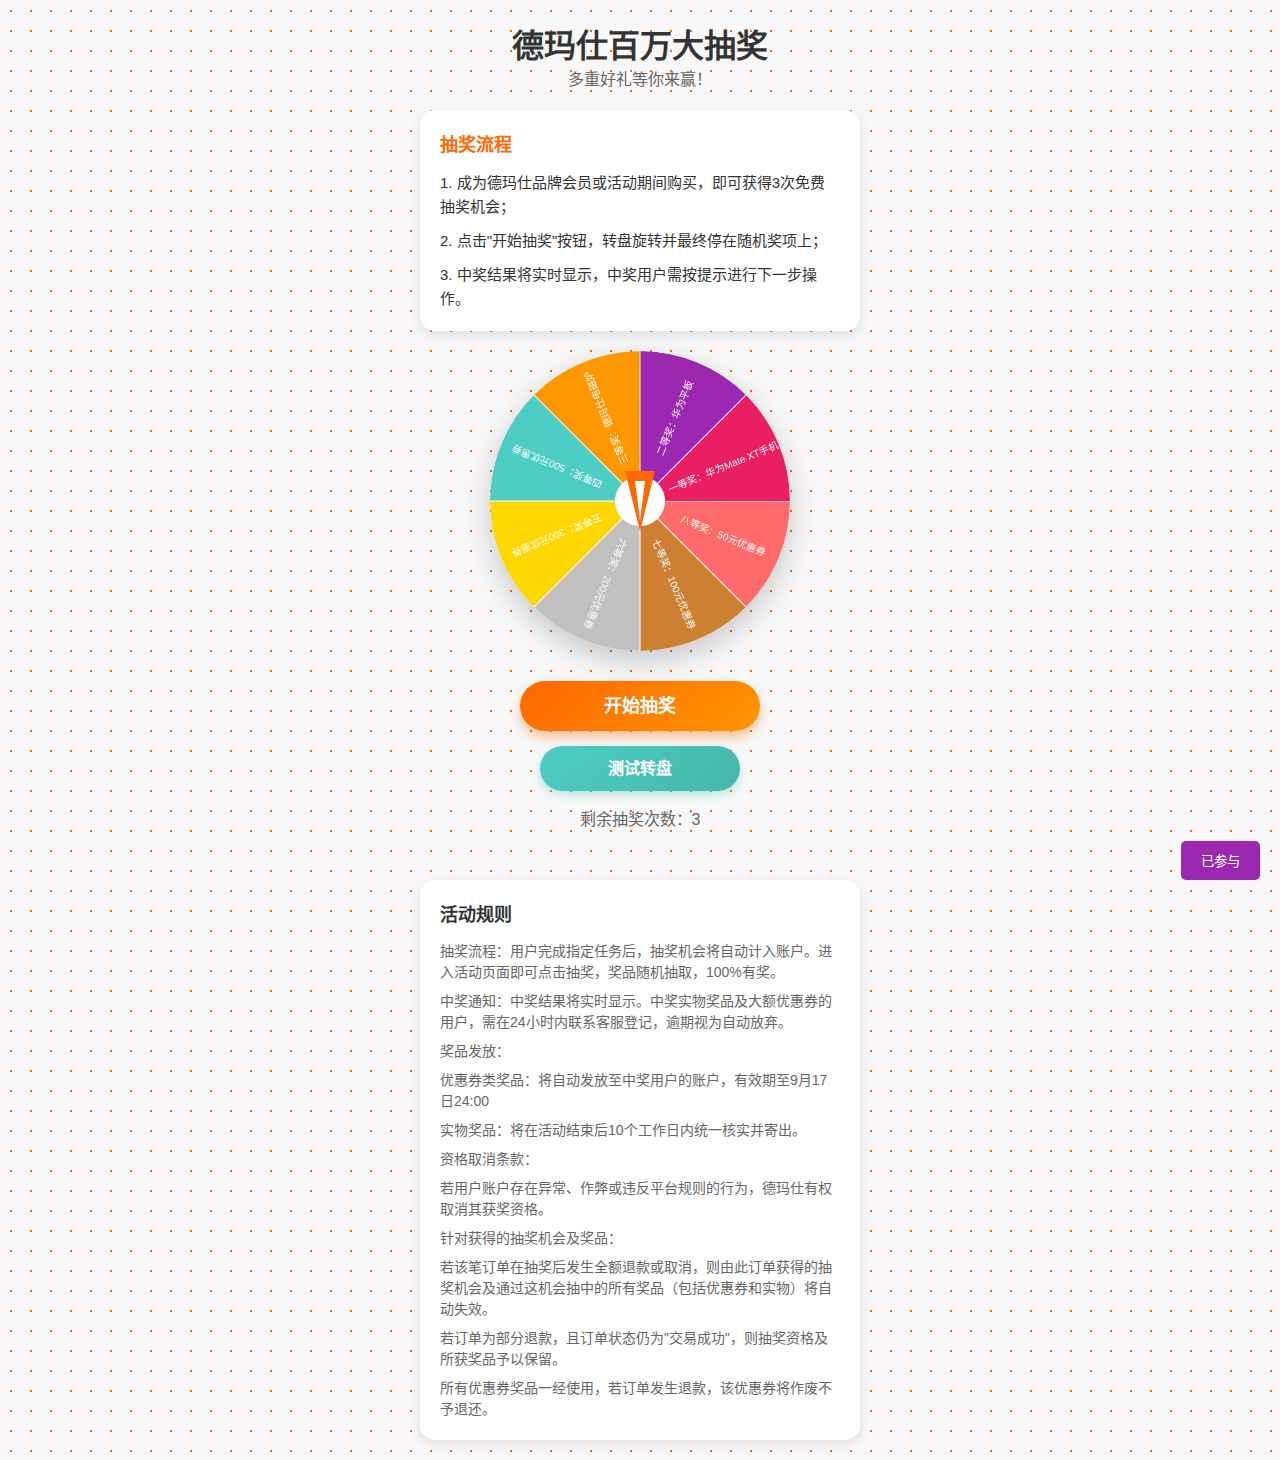
<file: index.html>
<!DOCTYPE html>
<html lang="zh-CN">
<head>
    <meta charset="UTF-8">
    <meta name="viewport" content="width=device-width, initial-scale=1.0, maximum-scale=1.0, user-scalable=no">
    <title>德玛仕百万大抽奖</title>
    <style>
        * {
            margin: 0;
            padding: 0;
            box-sizing: border-box;
        }

        body {
            font-family: -apple-system, BlinkMacSystemFont, 'Helvetica Neue', sans-serif;
            background-color: #f8f8f8;
            background-image: radial-gradient(#ff6700 1px, transparent 1px);
            background-size: 20px 20px;
            background-position: -19px -19px;
            -webkit-tap-highlight-color: transparent;
        }

        /* 页面容器 */
        .container {
            padding: 20px;
            display: flex;
            flex-direction: column;
            align-items: center;
            width: 100%;
            max-width: 480px;
            margin: 0 auto;
            min-height: 100vh;
            box-sizing: border-box;
        }

        /* 头部样式 */
        .header {
            display: flex;
            flex-direction: column;
            align-items: center;
            margin-bottom: 20px;
        }

        .logo {
            width: 180rpx;
            height: 180rpx;
            margin-bottom: 20rpx;
            animation: shake 0.5s ease-in-out 1;
        }

        .title {
            font-size: 48rpx;
            font-weight: bold;
            color: #333;
            margin-bottom: 10rpx;
        }

        .subtitle {
            font-size: 28rpx;
            color: #666;
        }

        /* 抽奖区域样式 */
        .lottery-area {
            display: flex;
            flex-direction: column;
            align-items: center;
            width: 100%;
            margin-bottom: 30px;
        }

        /* 转盘容器 */
        .turntable-container {
            position: relative;
            width: 70vw;
            height: 70vw;
            max-width: 300px;
            max-height: 300px;
            margin-bottom: 30px;
        }

        /* 转盘样式 */
        .turntable {
            width: 100%;
            height: 100%;
            border-radius: 50%;
            overflow: hidden;
            box-shadow: 0 10px 30px rgba(0, 0, 0, 0.2);
            display: flex;
            align-items: center;
            justify-content: center;
        }

        /* Canvas样式 */
        #turntableCanvas {
            width: 100% !important;
            height: 100% !important;
            max-width: 300px;
            max-height: 300px;
        }

        /* 转盘指针容器 */
        .pointer-container {
            position: absolute;
            top: 50%;
            left: 50%;
            transform: translate(-50%, -50%);
            width: 60px;
            height: 60px;
            pointer-events: none;
        }

        /* 转盘指针 */
        .pointer {
            width: 100%;
            height: 100%;
            transform: rotate(180deg);
        }

        /* 抽奖按钮 */
        .start-btn {
            width: 240px;
            height: 50px;
            line-height: 50px;
            background: linear-gradient(135deg, #ff6700, #ff9500);
            color: white;
            font-size: 18px;
            font-weight: bold;
            border-radius: 25px;
            margin-bottom: 15px;
            box-shadow: 0 6px 12px rgba(255, 103, 0, 0.4);
            border: none;
            outline: none;
            cursor: pointer;
            touch-action: manipulation;
        }

        .start-btn.disabled {
            background: #ccc;
            box-shadow: none;
            cursor: not-allowed;
        }

        /* 测试按钮 */
        .test-btn {
            width: 200px;
            height: 45px;
            line-height: 45px;
            background: linear-gradient(135deg, #4ECDC4 0%, #45B7AA 100%);
            color: white;
            font-size: 16px;
            font-weight: bold;
            border-radius: 22.5px;
            margin-bottom: 15px;
            box-shadow: 0 4px 8px rgba(78, 205, 196, 0.4);
            border: none;
            outline: none;
            cursor: pointer;
            touch-action: manipulation;
        }

        .test-btn:hover {
            transform: translateY(-2px);
            box-shadow: 0 6px 12px rgba(78, 205, 196, 0.5);
        }

        .test-btn:active {
            transform: translateY(0);
            box-shadow: 0 2px 4px rgba(78, 205, 196, 0.4);
        }

        /* 提示信息 */
        .tips {
            font-size: 16px;
            color: #666;
            margin-bottom: 20px;
        }

        /* 结果弹窗 */
        .result-modal {
            position: fixed;
            top: 0;
            left: 0;
            right: 0;
            bottom: 0;
            background: rgba(0, 0, 0, 0.5);
            display: flex;
            justify-content: center;
            align-items: center;
            z-index: 1000;
            display: none;
            touch-action: manipulation;
        }

        /* 电话号码验证弹窗 */
        .phone-modal {
            position: fixed;
            top: 0;
            left: 0;
            right: 0;
            bottom: 0;
            background: rgba(0, 0, 0, 0.5);
            display: flex;
            justify-content: center;
            align-items: center;
            z-index: 1100;
            display: none;
            touch-action: manipulation;
        }

        .phone-content {
            width: 90%;
            max-width: 320px;
            background: white;
            border-radius: 20px;
            padding: 25px;
            display: flex;
            flex-direction: column;
            align-items: center;
            text-align: center;
        }

        .phone-title {
            font-size: 20px;
            font-weight: bold;
            color: #333;
            margin-bottom: 20px;
        }

        .phone-input {
            width: 100%;
            height: 45px;
            padding: 0 15px;
            border: 2px solid #e0e0e0;
            border-radius: 8px;
            font-size: 16px;
            margin-bottom: 20px;
            outline: none;
            transition: border-color 0.3s;
        }

        .phone-input:focus {
            border-color: #ff6700;
        }

        .phone-error {
            color: #ff4444;
            font-size: 14px;
            margin-bottom: 15px;
            min-height: 20px;
            text-align: left;
            width: 100%;
        }

        .phone-buttons {
            display: flex;
            width: 100%;
            gap: 10px;
        }

        .phone-confirm-btn {
            flex: 1;
            height: 45px;
            line-height: 45px;
            background: linear-gradient(135deg, #ff6700, #ff9500);
            color: white;
            font-size: 16px;
            font-weight: bold;
            border-radius: 8px;
            border: none;
            outline: none;
            cursor: pointer;
        }

        .phone-cancel-btn {
            flex: 1;
            height: 45px;
            line-height: 45px;
            background: #e0e0e0;
            color: #666;
            font-size: 16px;
            font-weight: bold;
            border-radius: 8px;
            border: none;
            outline: none;
            cursor: pointer;
        }

        .result-content {
            width: 90%;
            max-width: 320px;
            background: white;
            border-radius: 20px;
            padding: 25px;
            display: flex;
            flex-direction: column;
            align-items: center;
            box-shadow: 0 10px 30px rgba(0, 0, 0, 0.3);
            animation: modalAppear 0.3s ease-out;
        }

        @keyframes modalAppear {
            from { opacity: 0; transform: scale(0.8); }
            to { opacity: 1; transform: scale(1); }
        }

        @keyframes shake {
            0%, 100% { transform: translateX(0); }
            25% { transform: translateX(-5px); }
            75% { transform: translateX(5px); }
        }

        .result-icon {
            width: 120rpx;
            height: 120rpx;
            border-radius: 50%;
            display: flex;
            justify-content: center;
            align-items: center;
            margin-bottom: 30rpx;
            font-size: 60rpx;
        }

        .result-icon.success {
            background: #4cd964;
            color: white;
        }

        .result-icon.fail {
            background: #ff3b30;
            color: white;
        }

        .result-title {
            font-size: 40rpx;
            font-weight: bold;
            margin-bottom: 20rpx;
        }

        .result-message {
            font-size: 32rpx;
            color: #666;
            text-align: center;
            margin-bottom: 40rpx;
            line-height: 1.5;
        }

        .result-btn {
            width: 300rpx;
            height: 80rpx;
            line-height: 80rpx;
            background: #ff6700;
            color: white;
            font-size: 32rpx;
            border-radius: 40rpx;
            border: none;
            outline: none;
            cursor: pointer;
        }

        /* 规则说明区域 */
        .rules-section {
            width: 100%;
            background: white;
            border-radius: 15px;
            padding: 20px;
            box-shadow: 0 4px 12px rgba(0, 0, 0, 0.1);
        }

        .rules-title {
            font-size: 18px;
            font-weight: bold;
            color: #333;
            margin-bottom: 15px;
        }

        .rules-content {
            display: flex;
            flex-direction: column;
            gap: 8px;
        }

        .rules-content p {
            font-size: 14px;
            color: #666;
            line-height: 1.5;
        }

        /* 适配不同尺寸的屏幕 */
        @media (max-width: 375px) {
            .turntable-container {
                width: 75vw;
                height: 75vw;
            }
            canvas {
                width: 100% !important;
                height: 100% !important;
            }
            .start-btn {
                width: 220px;
                height: 48px;
                line-height: 48px;
                font-size: 17px;
            }
        }

        @media (max-width: 320px) {
            .turntable-container {
                width: 80vw;
                height: 80vw;
            }
            canvas {
                width: 100% !important;
                height: 100% !important;
            }
            .start-btn {
                width: 190px;
                height: 45px;
                line-height: 45px;
                font-size: 16px;
            }
        }

        /* 抽奖流程说明样式 */
        .process-section {
            width: 100%;
            background: white;
            border-radius: 15px;
            padding: 20px;
            box-shadow: 0 4px 12px rgba(0, 0, 0, 0.1);
            margin-bottom: 20px;
        }

        .process-title {
            font-size: 18px;
            font-weight: bold;
            color: #ff6700;
            margin-bottom: 15px;
        }

        .process-content {
            display: flex;
            flex-direction: column;
            gap: 10px;
        }

        .process-content p {
            font-size: 15px;
            color: #333;
            line-height: 1.6;
        }
    </style>
    <script src="https://res.wx.qq.com/open/js/jweixin-1.6.0.js"></script>
</head>
<body>
    <div class="container">
        <!-- 头部信息 -->
        <div class="header">
            <h1 class="title">德玛仕百万大抽奖</h1>
            <p class="subtitle">多重好礼等你来赢！</p>
        </div>

        <!-- 抽奖流程说明 -->
        <div class="process-section">
            <h3 class="process-title">抽奖流程</h3>
            <div class="process-content">
                <p>1. 成为德玛仕品牌会员或活动期间购买，即可获得3次免费抽奖机会；</p>
                <p>2. 点击"开始抽奖"按钮，转盘旋转并最终停在随机奖项上；</p>
                <p>3. 中奖结果将实时显示，中奖用户需按提示进行下一步操作。</p>
            </div>
        </div>

        <!-- 抽奖区域 -->
        <div class="lottery-area">
            <!-- 转盘容器 -->
            <div class="turntable-container">
                <!-- 转盘 -->
                <div class="turntable" id="turntable" style="transform: rotate(0deg); transition: transform 0ms ease-out;">
                    <canvas id="turntableCanvas" width="600" height="600"></canvas>
                </div>
                <!-- 转盘指针 -->
                <div class="pointer-container">
                    <svg class="pointer" width="60" height="60" viewBox="0 0 60 60" fill="none" xmlns="http://www.w3.org/2000/svg">
                        <path d="M30 0L15 60L45 60L30 0Z" fill="#FF6700"/>
                        <path d="M30 10L25 50L35 50L30 10Z" fill="#FFFFFF"/>
                    </svg>
                </div>
            </div>

            <!-- 抽奖按钮 -->
            <button class="start-btn" id="startBtn">开始抽奖</button>

            <!-- 测试按钮 -->
            <button class="test-btn" id="testBtn">测试转盘</button>

            <!-- 抽奖次数提示 -->
            <p class="tips" id="chancesTip">剩余抽奖次数：3</p>
        </div>

        <!-- 抽奖结果弹窗 -->
        <div class="result-modal" id="resultModal">
            <div class="result-content">
                <div class="result-icon" id="resultIcon"></div>
                <h2 class="result-title" id="resultTitle"></h2>
                <p class="result-message" id="resultMessage"></p>
                <button class="result-btn" id="closeBtn">确定</button>
            </div>
        </div>

        <!-- 电话号码验证弹窗 -->
        <div class="phone-modal" id="phoneModal">
            <div class="phone-content">
                <h2 class="phone-title">请输入手机号码</h2>
                <input type="tel" class="phone-input" id="phoneInput" placeholder="请输入11位手机号码" maxlength="11">
                <p class="phone-error" id="phoneError"></p>
                <div class="phone-buttons">
                    <button class="phone-cancel-btn" id="phoneCancelBtn">取消</button>
                    <button class="phone-confirm-btn" id="phoneConfirmBtn">确定</button>
                </div>
            </div>
        </div>

        <!-- 抽奖规则说明 -->
        <div class="rules-section">
            <h3 class="rules-title">活动规则</h3>
            <div class="rules-content">
                <p>抽奖流程：用户完成指定任务后，抽奖机会将自动计入账户。进入活动页面即可点击抽奖，奖品随机抽取，100%有奖。</p>
                <p>中奖通知：中奖结果将实时显示。中奖实物奖品及大额优惠券的用户，需在24小时内联系客服登记，逾期视为自动放弃。</p>
                <p>奖品发放：</p>
                <p>优惠券类奖品：将自动发放至中奖用户的账户，有效期至9月17日24:00</p>
                <p>实物奖品：将在活动结束后10个工作日内统一核实并寄出。</p>
                <p>资格取消条款：</p>
                <p>若用户账户存在异常、作弊或违反平台规则的行为，德玛仕有权取消其获奖资格。</p>
                <p>针对获得的抽奖机会及奖品：</p>
                <p>若该笔订单在抽奖后发生全额退款或取消，则由此订单获得的抽奖机会及通过这机会抽中的所有奖品（包括优惠券和实物）将自动失效。</p>
                <p>若订单为部分退款，且订单状态仍为"交易成功"，则抽奖资格及所获奖品予以保留。</p>
                <p>所有优惠券奖品一经使用，若订单发生退款，该优惠券将作废不予退还。</p>
            </div>
        </div>
    </div>

    <script>
        // 全局变量
        let isRotating = false; // 是否正在旋转
        let remainingChances = 3; // 剩余抽奖次数
        const maxChances = 3; // 最大抽奖次数

        // 奖项数据
        const prizes = [
            { name: '八等奖：50元优惠券', value: '800元-50元优惠券', color: '#FF6B6B', probability: 5, image: '../assets/images/coupon_50.png' },
            { name: '七等奖：100元优惠券', value: '1500元-100元优惠券', color: '#CD7F32', probability: 5, image: '../assets/images/coupon_100.png' },
            { name: '六等奖：200元优惠券', value: '3000元-200元优惠券', color: '#C0C0C0', probability: 5, image: '../assets/images/coupon_200.png' },
            { name: '五等奖：300元优惠券', value: '5000元-300元优惠券', color: '#FFD700', probability: 5, image: '../assets/images/coupon_300.png' },
            { name: '四等奖：500元优惠券', value: '10000元-500元优惠券', color: '#4ECDC4', probability: 79, image: '../assets/images/coupon_500.png' },
            { name: '三等奖：德玛仕电磁炉', value: '德玛仕3500W电磁炉IH-QT-3500H1(价值599元)', color: '#FF9800', probability: 1, image: '../assets/images/induction_cooker.png' },
            { name: '二等奖：华为平板', value: '华为平板HUWEIMatePad(价值1899元)', color: '#9C27B0', probability: 0, image: '../assets/images/huawei_tablet.png' },
            { name: '一等奖：华为Mate XT手机', value: '华为Mate XT 非凡大师 三折叠屏手机(价值19999元)', color: '#E91E63', probability: 0, image: '../assets/images/huawei_phone.png' }
        ];

        // DOM元素
        const turntable = document.getElementById('turntable');
        const canvas = document.getElementById('turntableCanvas');
        const ctx = canvas.getContext('2d');
        const startBtn = document.getElementById('startBtn');
        const testBtn = document.getElementById('testBtn');
        const chancesTip = document.getElementById('chancesTip');
        const resultModal = document.getElementById('resultModal');
        const resultIcon = document.getElementById('resultIcon');
        const resultTitle = document.getElementById('resultTitle');
        const resultMessage = document.getElementById('resultMessage');
        const closeBtn = document.getElementById('closeBtn');
        const phoneModal = document.getElementById('phoneModal');
        const phoneInput = document.getElementById('phoneInput');
        const phoneError = document.getElementById('phoneError');
        const phoneConfirmBtn = document.getElementById('phoneConfirmBtn');
        const phoneCancelBtn = document.getElementById('phoneCancelBtn');
        
        // 手机号码收集相关
        let validatedPhoneNumber = null; // 当前验证的手机号
        let collectedPhones = JSON.parse(localStorage.getItem('collectedPhones')) || []; // 收集的手机号列表
        
        // 测试用：添加一些模拟数据（仅在没有数据时添加）
        if (collectedPhones.length === 0) {
            collectedPhones = [
                { phone: '13812345678', timestamp: '2024-04-20 10:30:45' },
                { phone: '13987654321', timestamp: '2024-04-20 11:45:22' }
            ];
            localStorage.setItem('collectedPhones', JSON.stringify(collectedPhones));
        }
        
        // 确保每次都需要重新验证
        localStorage.removeItem('validatedPhoneNumber');
        
        // 创建密码验证弹窗
        function createPasswordModal() {
            // 检查是否已存在密码弹窗
            if (document.getElementById('passwordModal')) {
                return;
            }
            
            const modal = document.createElement('div');
            modal.id = 'passwordModal';
            modal.style.position = 'fixed';
            modal.style.top = '0';
            modal.style.left = '0';
            modal.style.width = '100%';
            modal.style.height = '100%';
            modal.style.backgroundColor = 'rgba(0,0,0,0.5)';
            modal.style.display = 'none';
            modal.style.justifyContent = 'center';
            modal.style.alignItems = 'center';
            modal.style.zIndex = '10000';
            document.body.appendChild(modal);
            
            const modalContent = document.createElement('div');
            modalContent.style.backgroundColor = 'white';
            modalContent.style.padding = '30px';
            modalContent.style.borderRadius = '10px';
            modalContent.style.width = '90%';
            modalContent.style.maxWidth = '400px';
            modalContent.style.textAlign = 'center';
            modal.appendChild(modalContent);
            
            const title = document.createElement('h3');
            title.textContent = '输入管理员密码';
            title.style.marginBottom = '20px';
            modalContent.appendChild(title);
            
            const passwordInput = document.createElement('input');
            passwordInput.id = 'passwordInput';
            passwordInput.type = 'password';
            passwordInput.style.width = '100%';
            passwordInput.style.padding = '10px';
            passwordInput.style.fontSize = '16px';
            passwordInput.style.border = '1px solid #ccc';
            passwordInput.style.borderRadius = '5px';
            passwordInput.style.marginBottom = '20px';
            passwordInput.style.textAlign = 'center';
            passwordInput.placeholder = '请输入数字密码';
            passwordInput.maxLength = '3';
            // 限制只能输入数字
            passwordInput.oninput = function(e) {
                this.value = this.value.replace(/[^0-9]/g, '');
            };
            modalContent.appendChild(passwordInput);
            
            const buttonsContainer = document.createElement('div');
            buttonsContainer.style.display = 'flex';
            buttonsContainer.style.justifyContent = 'space-between';
            buttonsContainer.style.gap = '10px';
            modalContent.appendChild(buttonsContainer);
            
            const confirmBtn = document.createElement('button');
            confirmBtn.textContent = '确定';
            confirmBtn.style.flex = '1';
            confirmBtn.style.padding = '10px';
            confirmBtn.style.backgroundColor = '#4CAF50';
            confirmBtn.style.color = 'white';
            confirmBtn.style.border = 'none';
            confirmBtn.style.borderRadius = '5px';
            confirmBtn.style.cursor = 'pointer';
            confirmBtn.addEventListener('click', function() {
                const password = passwordInput.value;
                if (password === '323') {
                    modal.style.display = 'none';
                    showAdminTools();
                } else {
                    alert('密码错误，请重试');
                    passwordInput.value = '';
                }
            });
            buttonsContainer.appendChild(confirmBtn);
            
            const cancelBtn = document.createElement('button');
            cancelBtn.textContent = '取消';
            cancelBtn.style.flex = '1';
            cancelBtn.style.padding = '10px';
            cancelBtn.style.backgroundColor = '#f44336';
            cancelBtn.style.color = 'white';
            cancelBtn.style.border = 'none';
            cancelBtn.style.borderRadius = '5px';
            cancelBtn.style.cursor = 'pointer';
            cancelBtn.addEventListener('click', function() {
                modal.style.display = 'none';
                passwordInput.value = '';
            });
            buttonsContainer.appendChild(cancelBtn);
        }
        
        // 显示管理员工具（在密码验证成功后）
        function showAdminTools() {
            // 检查是否已经显示了管理工具
            if (document.getElementById('adminToolsContainer')) {
                return;
            }
            
            const container = document.createElement('div');
            container.id = 'adminToolsContainer';
            container.style.position = 'fixed';
            container.style.bottom = '20px';
            container.style.right = '20px';
            container.style.zIndex = '9999';
            container.style.display = 'flex';
            container.style.gap = '10px';
            document.body.appendChild(container);
            
            // 查看按钮
            const viewBtn = document.createElement('button');
            viewBtn.textContent = '查看手机号';
            viewBtn.style.padding = '10px 20px';
            viewBtn.style.backgroundColor = '#2196F3';
            viewBtn.style.color = 'white';
            viewBtn.style.border = 'none';
            viewBtn.style.borderRadius = '5px';
            viewBtn.style.cursor = 'pointer';
            viewBtn.addEventListener('click', function() {
                if (collectedPhones.length === 0) {
                    alert('暂无收集到的手机号数据');
                } else {
                    // 在控制台显示详细数据
                    console.log('完整手机号列表:', collectedPhones);
                    // 简单弹窗显示数量和部分信息
                    const phoneListText = collectedPhones.map((item, index) => 
                        `${index + 1}. ${item.phone} (${item.timestamp})`
                    ).join('\n');
                    alert(`共收集到 ${collectedPhones.length} 个手机号\n\n${phoneListText}`);
                }
            });
            container.appendChild(viewBtn);
            
            // 导出按钮
            const exportBtn = document.createElement('button');
            exportBtn.textContent = '导出数据';
            exportBtn.style.padding = '10px 20px';
            exportBtn.style.backgroundColor = '#4CAF50';
            exportBtn.style.color = 'white';
            exportBtn.style.border = 'none';
            exportBtn.style.borderRadius = '5px';
            exportBtn.style.cursor = 'pointer';
            exportBtn.addEventListener('click', exportPhoneData);
            container.appendChild(exportBtn);
        }

        // 页面加载完成后初始化
        window.onload = function() {
            init();
        };

        // 初始化函数
        function init() {
            // 从本地存储加载抽奖次数
            loadChances();
            
            // 绘制转盘
            drawTurntable();
            
            // 打印初始验证状态，便于调试
            console.log('初始验证状态:', validatedPhoneNumber);
            console.log('已收集手机号数量:', collectedPhones.length);
            console.log('手机号列表:', collectedPhones);
            
            // 添加事件监听
            startBtn.addEventListener('click', startRotate);
            testBtn.addEventListener('click', testRotate);
            closeBtn.addEventListener('click', closeResult);
            phoneConfirmBtn.addEventListener('click', confirmPhoneNumber);
            phoneCancelBtn.addEventListener('click', closePhoneModal);
            phoneInput.addEventListener('input', clearPhoneError);
            
            // 初始化微信分享
            initWechatShare();
            
            // 创建密码验证弹窗（但不显示）
            createPasswordModal();
            
            // 添加"已参与"按钮
            const participatedBtn = document.createElement('button');
            participatedBtn.textContent = '已参与';
            participatedBtn.style.position = 'fixed';
            participatedBtn.style.bottom = '20px';
            participatedBtn.style.right = '20px';
            participatedBtn.style.zIndex = '9999';
            participatedBtn.style.padding = '10px 20px';
            participatedBtn.style.backgroundColor = '#9C27B0';
            participatedBtn.style.color = 'white';
            participatedBtn.style.border = 'none';
            participatedBtn.style.borderRadius = '5px';
            participatedBtn.style.cursor = 'pointer';
            participatedBtn.addEventListener('click', function() {
                const passwordModal = document.getElementById('passwordModal');
                if (passwordModal) {
                    passwordModal.style.display = 'flex';
                    // 清空密码输入框
                    const passwordInput = document.getElementById('passwordInput');
                    if (passwordInput) {
                        passwordInput.value = '';
                        passwordInput.focus();
                    }
                }
            });
            document.body.appendChild(participatedBtn);
        }

        // 验证手机号格式
        function validatePhoneNumber(phone) {
            const phoneRegex = /^1[3-9]\d{9}$/;
            return phoneRegex.test(phone);
        }

        // 显示手机号验证弹窗
        function showPhoneModal() {
            phoneInput.value = '';
            phoneError.textContent = '';
            phoneModal.style.display = 'flex';
        }

        // 关闭手机号验证弹窗
        function closePhoneModal() {
            phoneModal.style.display = 'none';
        }

        // 清除手机号错误提示
        function clearPhoneError() {
            phoneError.textContent = '';
        }

        // 确认手机号
        function confirmPhoneNumber() {
            const phoneNumber = phoneInput.value.trim();
            
            if (!phoneNumber) {
                phoneError.textContent = '请输入手机号码';
                return;
            }
            
            if (!validatePhoneNumber(phoneNumber)) {
                phoneError.textContent = '请输入正确的11位手机号码';
                return;
            }
            
            // 保存已验证的手机号
            validatedPhoneNumber = phoneNumber;
            localStorage.setItem('validatedPhoneNumber', phoneNumber);
            
            // 添加到收集列表（如果不存在）
            const isPhoneExists = collectedPhones.some(item => item.phone === phoneNumber);
            if (!isPhoneExists) {
                collectedPhones.push({
                    phone: phoneNumber,
                    timestamp: new Date().toLocaleString()
                });
                localStorage.setItem('collectedPhones', JSON.stringify(collectedPhones));
                console.log('手机号已添加到收集列表');
            }
            
            // 关闭弹窗并继续抽奖
            closePhoneModal();
            performRotate();
        }
        
        // 导出手机号数据为CSV
        function exportPhoneData() {
            if (collectedPhones.length === 0) {
                alert('暂无收集到的手机号数据');
                return;
            }
            
            // 创建CSV内容
            let csvContent = '电话号,提交时间\n';
            collectedPhones.forEach(item => {
                csvContent += `${item.phone},"${item.timestamp}"\n`;
            });
            
            // 创建Blob对象
            const blob = new Blob([csvContent], { type: 'text/csv;charset=utf-8;' });
            const link = document.createElement('a');
            
            // 创建下载链接
            if (link.download !== undefined) {
                const url = URL.createObjectURL(blob);
                link.setAttribute('href', url);
                link.setAttribute('download', `电话号码数据_${new Date().toISOString().slice(0,10)}.csv`);
                link.style.visibility = 'hidden';
                document.body.appendChild(link);
                link.click();
                document.body.removeChild(link);
            }
        }

        // 从本地存储加载抽奖次数
        function loadChances() {
            // 检查是否已经设置了抽奖次数
            const savedChances = localStorage.getItem('lotteryChances');
            
            // 如果已有保存的次数，则使用该次数；否则初始化为3次
            if (savedChances !== null) {
                remainingChances = parseInt(savedChances);
            } else {
                remainingChances = maxChances;
                saveChances();
            }
            
            // 更新提示信息
            updateChancesTip();
        }

        // 保存抽奖次数到本地存储
        function saveChances() {
            localStorage.setItem('lotteryChances', remainingChances.toString());
        }

        // 更新抽奖次数提示
        function updateChancesTip() {
            if (remainingChances > 0) {
                chancesTip.textContent = '剩余抽奖次数：' + remainingChances;
            } else {
                chancesTip.textContent = '抽奖次数已用完';
                startBtn.classList.add('disabled');
                startBtn.disabled = true;
            }
        }

        // 绘制转盘
        function drawTurntable() {
            const width = canvas.width / 2; // 转盘半径
            const centerX = width; // 中心点X坐标
            const centerY = width; // 中心点Y坐标
            const angle = 2 * Math.PI / prizes.length; // 每个扇形的角度
            
            // 清空画布
            ctx.clearRect(0, 0, canvas.width, canvas.height);
            
            // 绘制每个奖项区域
            for (let i = 0; i < prizes.length; i++) {
                const prize = prizes[i];
                const startAngle = i * angle;
                const endAngle = (i + 1) * angle;
                
                // 绘制扇形
                ctx.beginPath();
                ctx.moveTo(centerX, centerY);
                ctx.arc(centerX, centerY, width, startAngle, endAngle);
                ctx.closePath();
                ctx.fillStyle = prize.color;
                ctx.fill();
                
                // 绘制分割线
                ctx.beginPath();
                ctx.moveTo(centerX, centerY);
                ctx.lineTo(centerX + width * Math.cos(startAngle), centerY + width * Math.sin(startAngle));
                ctx.strokeStyle = '#fff';
                ctx.lineWidth = 2;
                ctx.stroke();
                
                // 绘制奖项名称
                ctx.save();
                ctx.translate(centerX, centerY);
                ctx.rotate(startAngle + angle / 2);
                ctx.font = '20px -apple-system, BlinkMacSystemFont, sans-serif';
                ctx.fillStyle = '#fff';
                ctx.textAlign = 'center';
                ctx.fillText(prize.name, width * 0.6, 8);
                
                // 绘制奖项图片（使用占位符图像，实际图片会在加载后显示）
                if (prize.image) {
                    const img = new Image();
                    img.src = prize.image;
                    img.onload = function() {
                        // 由于图片加载是异步的，这里需要重新获取画布上下文并设置相同的变换
                        const tempCtx = document.getElementById('turntableCanvas').getContext('2d');
                        tempCtx.save();
                        tempCtx.translate(centerX, centerY);
                        tempCtx.rotate(startAngle + angle / 2);
                        
                        // 计算图片尺寸和位置
                        const imgSize = 40; // 图片大小
                        const imgX = width * 0.4;
                        const imgY = -20;
                        
                        // 绘制图片
                        tempCtx.drawImage(img, imgX, imgY, imgSize, imgSize);
                        tempCtx.restore();
                    };
                }
                
                ctx.restore();
            }
            
            // 绘制内圆
            ctx.beginPath();
            ctx.arc(centerX, centerY, 50, 0, 2 * Math.PI);
            ctx.fillStyle = '#fff';
            ctx.fill();
        }

        // 开始抽奖
        function startRotate() {
            // 检查是否还有抽奖次数
            if (remainingChances <= 0) {
                alert('抽奖次数已用完');
                return;
            }
            
            // 防止重复点击
            if (isRotating) {
                return;
            }
            
            // 检查是否已验证手机号
            if (!validatedPhoneNumber) {
                showPhoneModal();
            } else {
                performRotate();
            }
        }

        // 执行抽奖旋转
        function performRotate() {
            // 设置旋转中状态
            isRotating = true;
            startBtn.textContent = '抽奖中...';
            startBtn.classList.add('disabled');
            startBtn.disabled = true;
            
            // 随机选择一个奖项
            const prizeIndex = selectPrize();
            const prize = prizes[prizeIndex];
            
            // 计算旋转角度和动画时间
            const angle = 360 / prizes.length;
            const targetDeg = 360 * 5 + (prizes.length - 1 - prizeIndex) * angle + (angle / 2);
            const duration = 5000; // 旋转动画持续时间（毫秒）
            
            // 更新样式，触发旋转动画
            turntable.style.transition = `transform ${duration}ms ease-out`;
            turntable.style.transform = `rotate(${targetDeg}deg)`;
            
            // 减少抽奖次数并保存
            remainingChances--;
            saveChances();
            updateChancesTip();
            
            // 动画结束后显示结果
            setTimeout(() => {
                showResult(prize);
            }, duration);
        }

        // 随机选择奖项
        function selectPrize() {
            // 计算总概率
            let totalProbability = 0;
            for (const prize of prizes) {
                totalProbability += prize.probability;
            }
            
            // 生成随机数
            const random = Math.random() * totalProbability;
            
            // 根据概率选择奖项
            let cumulativeProbability = 0;
            for (let i = 0; i < prizes.length; i++) {
                cumulativeProbability += prizes[i].probability;
                if (random < cumulativeProbability) {
                    return i;
                }
            }
            
            // 默认返回最后一个奖项
            return prizes.length - 1;
        }

        // 显示抽奖结果
        function showResult(prize) {
            // 重置旋转状态
            isRotating = false;
            
            // 恢复按钮状态
            if (remainingChances > 0) {
                startBtn.textContent = '开始抽奖';
                startBtn.classList.remove('disabled');
                startBtn.disabled = false;
            } else {
                startBtn.textContent = '抽奖次数已用完';
            }
            
            // 设置结果信息
            if (prize.name === '谢谢参与') {
                resultIcon.className = 'result-icon fail';
                resultIcon.textContent = '✗';
                resultTitle.textContent = '再接再厉！';
                resultMessage.textContent = prize.value;
            } else {
                resultIcon.className = 'result-icon success';
                resultIcon.textContent = '✓';
                resultTitle.textContent = '恭喜中奖！';
                resultMessage.textContent = '恭喜获得 ' + prize.value;
            }
            
            // 显示结果弹窗
            resultModal.style.display = 'flex';
        }

        // 关闭结果弹窗
        function closeResult() {
            resultModal.style.display = 'none';
        }

        // 初始化微信分享
        function initWechatShare() {
            // 检测是否在微信环境中
            const isWechat = /MicroMessenger/i.test(navigator.userAgent);
            
            if (isWechat) {
                // 这里需要后端提供签名等信息
                // 实际使用时需要替换为真实的接口调用
                /*
                wx.config({
                    debug: false,
                    appId: '', // 必填，公众号的唯一标识
                    timestamp: '', // 必填，生成签名的时间戳
                    nonceStr: '', // 必填，生成签名的随机串
                    signature: '',// 必填，签名
                    jsApiList: ['onMenuShareTimeline', 'onMenuShareAppMessage']
                });
                
                wx.ready(function() {
                    // 分享给朋友
                    wx.onMenuShareAppMessage({
                        title: '幸运抽奖转盘', // 分享标题
                        desc: '快来试试手气，抽大奖！', // 分享描述
                        link: window.location.href, // 分享链接
                        imgUrl: '../assets/images/share.svg', // 分享图标
                        type: '', // 分享类型,music、video或link，不填默认为link
                        dataUrl: '', // 如果type是music或video，则要提供数据链接，默认为空
                        success: function() {
                            // 用户确认分享后执行的回调函数
                        },
                        cancel: function() {
                            // 用户取消分享后执行的回调函数
                        }
                    });
                    
                    // 分享到朋友圈
                    wx.onMenuShareTimeline({
                        title: '幸运抽奖转盘', // 分享标题
                        link: window.location.href, // 分享链接
                        imgUrl: '../assets/images/share.svg', // 分享图标
                        success: function() {
                            // 用户确认分享后执行的回调函数
                        },
                        cancel: function() {
                            // 用户取消分享后执行的回调函数
                        }
                    });
                });
                */
            }
        }

        // 测试旋转（不消耗抽奖次数）
        function testRotate() {
            // 防止重复点击
            if (isRotating) {
                return;
            }
            
            // 检查是否已验证手机号
            if (!validatedPhoneNumber) {
                showPhoneModal();
                return;
            }
            
            // 设置旋转中状态
            isRotating = true;
            startBtn.textContent = '抽奖中...';
            startBtn.classList.add('disabled');
            startBtn.disabled = true;
            testBtn.textContent = '测试中...';
            testBtn.classList.add('disabled');
            testBtn.disabled = true;
            
            // 随机选择一个奖项
            const prizeIndex = selectPrize();
            const prize = prizes[prizeIndex];
            
            // 计算旋转角度和动画时间
            const angle = 360 / prizes.length;
            const targetDeg = 360 * 5 + (prizes.length - 1 - prizeIndex) * angle + (angle / 2);
            const duration = 5000; // 旋转动画持续时间（毫秒）
            
            // 更新样式，触发旋转动画
            turntable.style.transition = `transform ${duration}ms ease-out`;
            turntable.style.transform = `rotate(${targetDeg}deg)`;
            
            // 动画结束后显示结果
            setTimeout(() => {
                // 重置旋转状态
                isRotating = false;
                
                // 恢复按钮状态
                startBtn.textContent = '开始抽奖';
                if (remainingChances > 0) {
                    startBtn.classList.remove('disabled');
                    startBtn.disabled = false;
                }
                testBtn.textContent = '测试转盘';
                testBtn.classList.remove('disabled');
                testBtn.disabled = false;
                
                // 设置结果信息
                resultIcon.className = 'result-icon success';
                resultIcon.textContent = '✓';
                resultTitle.textContent = '测试结果';
                resultMessage.textContent = '模拟获得 ' + prize.value;
                
                // 显示结果弹窗
                resultModal.style.display = 'flex';
            }, duration);
        }
    </script>
</body>
</html>
</file>
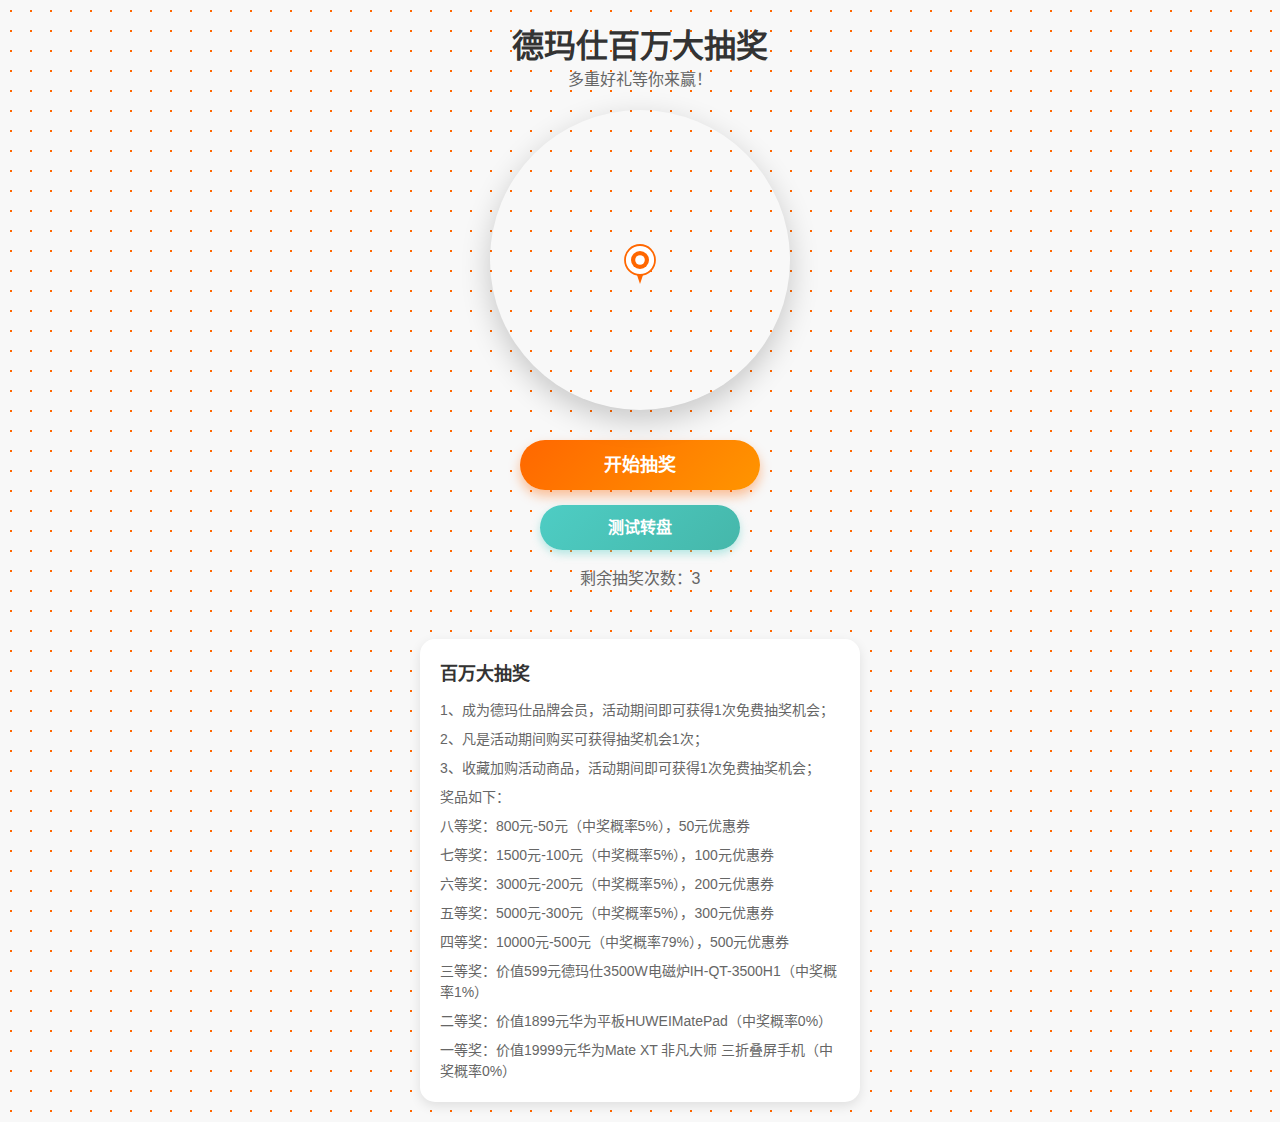
<file: zhuanpan.html>
<!DOCTYPE html>
<html lang="zh-CN">
<head>
    <meta charset="UTF-8">
    <meta name="viewport" content="width=device-width, initial-scale=1.0, maximum-scale=1.0, user-scalable=no">
    <title>德玛仕百万大抽奖</title>
    <link rel="stylesheet" href="styles.css">
    <script src="https://res.wx.qq.com/open/js/jweixin-1.6.0.js"></script>
</head>
<body>
    <div class="container">
        <!-- 头部信息 -->
        <div class="header">
            <h1 class="title">德玛仕百万大抽奖</h1>
            <p class="subtitle">多重好礼等你来赢！</p>
        </div>

        <!-- 抽奖区域 -->
        <div class="lottery-area">
            <!-- 转盘容器 -->
            <div class="turntable-container">
                <!-- 转盘 -->
                <div class="turntable" id="turntable" style="transform: rotate(0deg); transition: transform 0ms ease-out;">
                    <canvas id="turntableCanvas" width="600" height="600"></canvas>
                </div>
                <!-- 转盘指针 -->
                <div class="pointer-container">
                    <img class="pointer" src="assets/images/pointer.svg" alt="指针">
                </div>
            </div>

            <!-- 抽奖按钮 -->
            <button class="start-btn" id="startBtn">开始抽奖</button>

            <!-- 测试按钮 -->
            <button class="test-btn" id="testBtn">测试转盘</button>

            <!-- 抽奖次数提示 -->
            <p class="tips" id="chancesTip">剩余抽奖次数：3</p>
        </div>

        <!-- 抽奖结果弹窗 -->
        <div class="result-modal" id="resultModal">
            <div class="result-content">
                <div class="result-icon" id="resultIcon"></div>
                <h2 class="result-title" id="resultTitle"></h2>
                <p class="result-message" id="resultMessage"></p>
                <button class="result-btn" id="closeBtn">确定</button>
            </div>
        </div>

        <!-- 抽奖规则说明 -->
        <div class="rules-section">
            <h3 class="rules-title">百万大抽奖</h3>
            <div class="rules-content">
                <p>1、成为德玛仕品牌会员，活动期间即可获得1次免费抽奖机会；</p>
                <p>2、凡是活动期间购买可获得抽奖机会1次；</p>
                <p>3、收藏加购活动商品，活动期间即可获得1次免费抽奖机会；</p>
                <p>奖品如下：</p>
                <p>八等奖：800元-50元（中奖概率5%），50元优惠券</p>
                <p>七等奖：1500元-100元（中奖概率5%），100元优惠券</p>
                <p>六等奖：3000元-200元（中奖概率5%），200元优惠券</p>
                <p>五等奖：5000元-300元（中奖概率5%），300元优惠券</p>
                <p>四等奖：10000元-500元（中奖概率79%），500元优惠券</p>
                <p>三等奖：价值599元德玛仕3500W电磁炉IH-QT-3500H1（中奖概率1%）</p>
                <p>二等奖：价值1899元华为平板HUWEIMatePad（中奖概率0%）</p>
                <p>一等奖：价值19999元华为Mate XT 非凡大师 三折叠屏手机（中奖概率0%）</p>
            </div>
        </div>
    </div>

    <script src="scripts.js"></script>
</body>
</html>
</file>
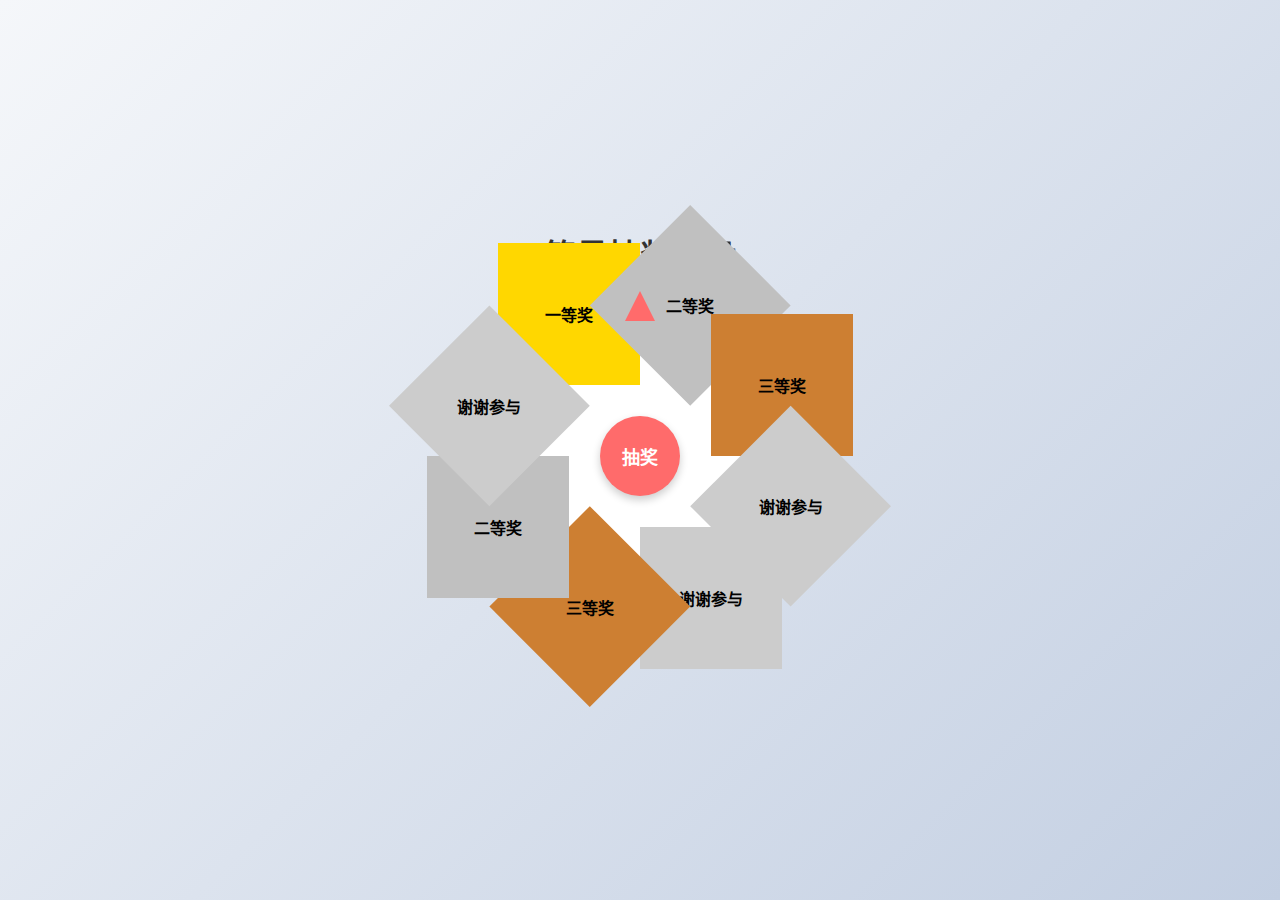
<file: client/simple.html>
<!DOCTYPE html>
<html lang="zh-CN">
<head>
    <meta charset="UTF-8">
    <meta name="viewport" content="width=device-width, initial-scale=1.0, maximum-scale=1.0, user-scalable=no">
    <title>简易抽奖转盘</title>
    <style>
        * {
            margin: 0;
            padding: 0;
            box-sizing: border-box;
        }
        body {
            font-family: Arial, sans-serif;
            background: linear-gradient(135deg, #f5f7fa 0%, #c3cfe2 100%);
            min-height: 100vh;
            display: flex;
            flex-direction: column;
            align-items: center;
            justify-content: center;
            padding: 20px;
        }
        h1 {
            color: #333;
            margin-bottom: 30px;
            font-size: 2rem;
        }
        .wheel-container {
            position: relative;
            width: 300px;
            height: 300px;
        }
        #wheel {
            position: absolute;
            width: 100%;
            height: 100%;
            border-radius: 50%;
            border: 8px solid #FF6B6B;
            background: white;
            transition: transform 3s ease-out;
            transform-origin: center;
        }
        .prize {
            position: absolute;
            width: 50%;
            height: 50%;
            display: flex;
            align-items: center;
            justify-content: center;
            transform-origin: bottom right;
            font-weight: bold;
        }
        #spin-btn {
            position: absolute;
            top: 50%;
            left: 50%;
            transform: translate(-50%, -50%);
            width: 80px;
            height: 80px;
            border-radius: 50%;
            background: #FF6B6B;
            color: white;
            border: none;
            font-size: 18px;
            font-weight: bold;
            cursor: pointer;
            box-shadow: 0 4px 8px rgba(0,0,0,0.2);
            z-index: 10;
        }
        #spin-btn:hover {
            background: #FF5252;
        }
        #spin-btn:disabled {
            background: #ccc;
            cursor: not-allowed;
        }
        .pointer {
            position: absolute;
            top: -15px;
            left: 50%;
            transform: translateX(-50%);
            width: 0;
            height: 0;
            border-left: 15px solid transparent;
            border-right: 15px solid transparent;
            border-bottom: 30px solid #FF6B6B;
            z-index: 5;
        }
        .info {
            margin-top: 30px;
            text-align: center;
        }
        #result {
            margin-top: 10px;
            font-size: 18px;
            color: #333;
        }
    </style>
</head>
<body>
    <h1>简易抽奖转盘</h1>
    
    <div class="wheel-container">
        <div class="pointer"></div>
        <div id="wheel">
            <!-- 奖品将通过JS生成 -->
        </div>
        <button id="spin-btn">抽奖</button>
    </div>
    
    <div class="info">
        <p>点击按钮开始抽奖</p>
        <p id="result"></p>
    </div>
    
    <script>
        document.addEventListener('DOMContentLoaded', () => {
            // 奖品配置
            const prizes = ['一等奖', '二等奖', '三等奖', '谢谢参与', '谢谢参与', '三等奖', '二等奖', '谢谢参与'];
            const colors = ['#FFD700', '#C0C0C0', '#CD7F32', '#CCCCCC', '#CCCCCC', '#CD7F32', '#C0C0C0', '#CCCCCC'];
            
            // 变量
            let isSpinning = false;
            const wheel = document.getElementById('wheel');
            const spinBtn = document.getElementById('spin-btn');
            const resultText = document.getElementById('result');
            
            // 创建奖品扇区
            function createPrizes() {
                const angle = 360 / prizes.length;
                
                for (let i = 0; i < prizes.length; i++) {
                    const prize = document.createElement('div');
                    prize.className = 'prize';
                    prize.style.transform = `rotate(${i * angle}deg) translateY(-50%)`;
                    prize.style.backgroundColor = colors[i];
                    prize.innerHTML = `<div style="transform: rotate(-${i * angle}deg)">${prizes[i]}</div>`;
                    wheel.appendChild(prize);
                }
            }
            
            // 旋转转盘
            function spinWheel() {
                if (isSpinning) return;
                
                isSpinning = true;
                spinBtn.disabled = true;
                resultText.textContent = '转盘旋转中...';
                
                // 计算旋转角度（5-8圈）
                const spins = 5 + Math.floor(Math.random() * 4);
                const targetIndex = Math.floor(Math.random() * prizes.length);
                const degrees = spins * 360 + (360 - targetIndex * (360 / prizes.length) - (360 / prizes.length) / 2);
                
                // 应用旋转
                wheel.style.transform = `rotate(${degrees}deg)`;
                
                // 显示结果
                setTimeout(() => {
                    const result = prizes[targetIndex];
                    if (result === '谢谢参与') {
                        resultText.textContent = '很遗憾，' + result;
                    } else {
                        resultText.textContent = '恭喜您获得：' + result;
                    }
                    isSpinning = false;
                    spinBtn.disabled = false;
                }, 3000);
            }
            
            // 事件监听
            spinBtn.addEventListener('click', spinWheel);
            
            // 初始化
            createPrizes();
        });
    </script>
</body>
</html>
</file>
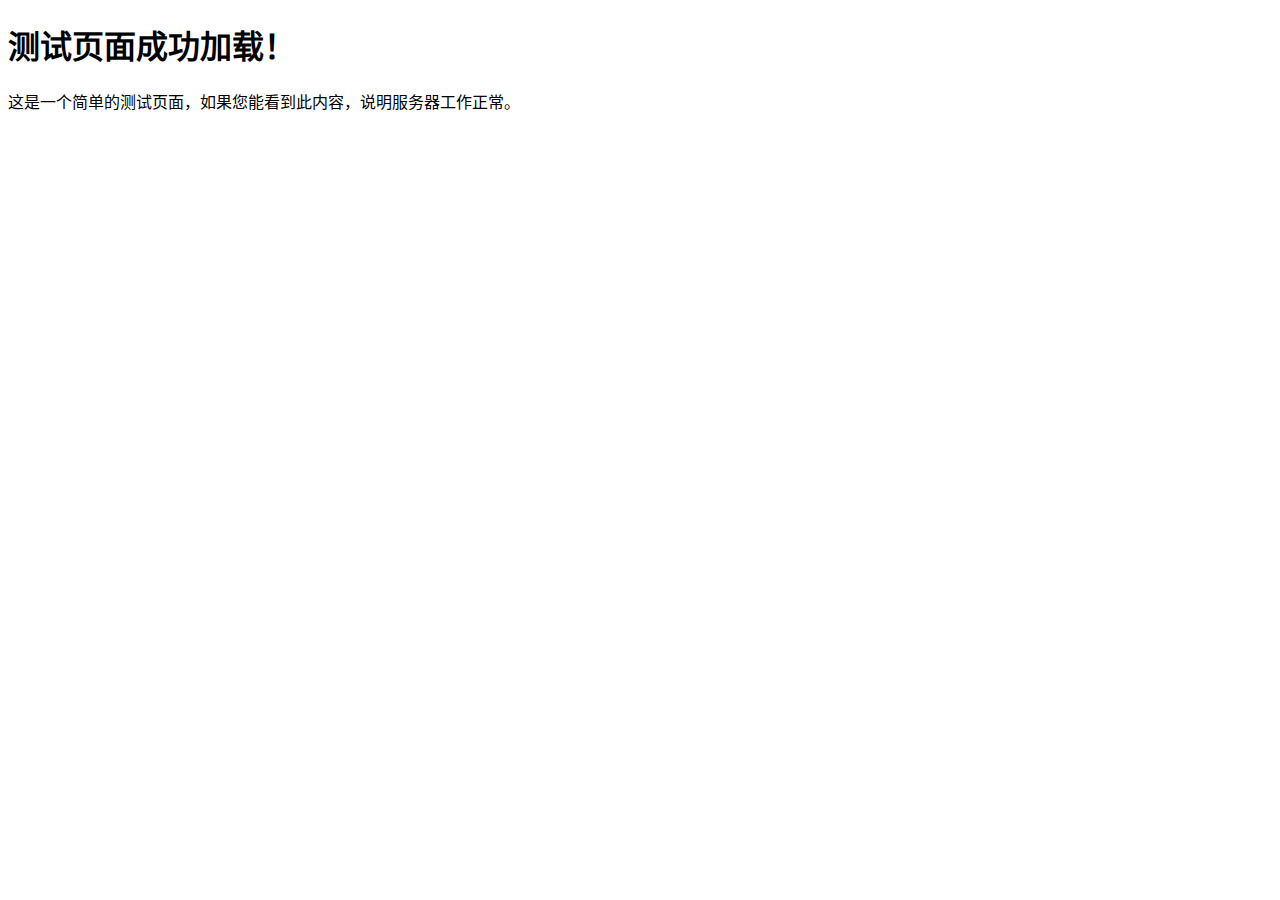
<file: client/test.html>
<!DOCTYPE html>
<html lang="zh-CN">
<head>
    <meta charset="UTF-8">
    <meta name="viewport" content="width=device-width, initial-scale=1.0">
    <title>测试页面</title>
</head>
<body>
    <h1>测试页面成功加载！</h1>
    <p>这是一个简单的测试页面，如果您能看到此内容，说明服务器工作正常。</p>
</body>
</html>
</file>
<file: styles.css>
/* 全局样式重置 */
* {
    margin: 0;
    padding: 0;
    box-sizing: border-box;
}

body {
    font-family: -apple-system, BlinkMacSystemFont, 'Helvetica Neue', sans-serif;
    background-color: #f8f8f8;
    background-image: radial-gradient(#ff6700 1px, transparent 1px);
    background-size: 20px 20px;
    background-position: -19px -19px;
    -webkit-tap-highlight-color: transparent;
}

/* 页面容器 */
.container {
    padding: 20px;
    display: flex;
    flex-direction: column;
    align-items: center;
    width: 100%;
    max-width: 480px;
    margin: 0 auto;
    min-height: 100vh;
    box-sizing: border-box;
}

/* 头部样式 */
.header {
    display: flex;
    flex-direction: column;
    align-items: center;
    margin-bottom: 20px;
}

.logo {
    width: 180rpx;
    height: 180rpx;
    margin-bottom: 20rpx;
    animation: shake 0.5s ease-in-out 1;
}

.title {
    font-size: 48rpx;
    font-weight: bold;
    color: #333;
    margin-bottom: 10rpx;
}

.subtitle {
    font-size: 28rpx;
    color: #666;
}

/* 抽奖区域样式 */
.lottery-area {
    display: flex;
    flex-direction: column;
    align-items: center;
    width: 100%;
    margin-bottom: 30px;
}

/* 转盘容器 */
.turntable-container {
    position: relative;
    width: 70vw;
    height: 70vw;
    max-width: 300px;
    max-height: 300px;
    margin-bottom: 30px;
}

/* 转盘样式 */
.turntable {
    width: 100%;
    height: 100%;
    border-radius: 50%;
    overflow: hidden;
    box-shadow: 0 10px 30px rgba(0, 0, 0, 0.2);
    display: flex;
    align-items: center;
    justify-content: center;
}

/* Canvas样式 */
#turntableCanvas {
    width: 100% !important;
    height: 100% !important;
    max-width: 300px;
    max-height: 300px;
}

/* 转盘指针容器 */
.pointer-container {
    position: absolute;
    top: 50%;
    left: 50%;
    transform: translate(-50%, -50%);
    width: 60px;
    height: 60px;
    pointer-events: none;
}

/* 转盘指针 */
.pointer {
    width: 100%;
    height: 100%;
    transform: rotate(180deg);
}

/* 抽奖按钮 */
.start-btn {
    width: 240px;
    height: 50px;
    line-height: 50px;
    background: linear-gradient(135deg, #ff6700, #ff9500);
    color: white;
    font-size: 18px;
    font-weight: bold;
    border-radius: 25px;
    margin-bottom: 15px;
    box-shadow: 0 6px 12px rgba(255, 103, 0, 0.4);
    border: none;
    outline: none;
    cursor: pointer;
    touch-action: manipulation;
}

.start-btn.disabled {
    background: #ccc;
    box-shadow: none;
    cursor: not-allowed;
}

/* 测试按钮 */
.test-btn {
    width: 200px;
    height: 45px;
    line-height: 45px;
    background: linear-gradient(135deg, #4ECDC4 0%, #45B7AA 100%);
    color: white;
    font-size: 16px;
    font-weight: bold;
    border-radius: 22.5px;
    margin-bottom: 15px;
    box-shadow: 0 4px 8px rgba(78, 205, 196, 0.4);
    border: none;
    outline: none;
    cursor: pointer;
    touch-action: manipulation;
}

.test-btn:hover {
    transform: translateY(-2px);
    box-shadow: 0 6px 12px rgba(78, 205, 196, 0.5);
}

.test-btn:active {
    transform: translateY(0);
    box-shadow: 0 2px 4px rgba(78, 205, 196, 0.4);
}

/* 提示信息 */
.tips {
    font-size: 16px;
    color: #666;
    margin-bottom: 20px;
}

/* 结果弹窗 */
.result-modal {
    position: fixed;
    top: 0;
    left: 0;
    right: 0;
    bottom: 0;
    background: rgba(0, 0, 0, 0.5);
    display: flex;
    justify-content: center;
    align-items: center;
    z-index: 1000;
    display: none;
    touch-action: manipulation;
}

.result-content {
    width: 90%;
    max-width: 320px;
    background: white;
    border-radius: 20px;
    padding: 25px;
    display: flex;
    flex-direction: column;
    align-items: center;
    box-shadow: 0 10px 30px rgba(0, 0, 0, 0.3);
    animation: modalAppear 0.3s ease-out;
}

@keyframes modalAppear {
    from {
        opacity: 0;
        transform: scale(0.8);
    }
    to {
        opacity: 1;
        transform: scale(1);
    }
}

@keyframes shake {
    0%, 100% { transform: translateX(0); }
    25% { transform: translateX(-5px); }
    75% { transform: translateX(5px); }
}

.result-icon {
    width: 120rpx;
    height: 120rpx;
    border-radius: 50%;
    display: flex;
    justify-content: center;
    align-items: center;
    margin-bottom: 30rpx;
    font-size: 60rpx;
}

.result-icon.success {
    background: #4cd964;
    color: white;
}

.result-icon.fail {
    background: #ff3b30;
    color: white;
}

.result-title {
    font-size: 40rpx;
    font-weight: bold;
    margin-bottom: 20rpx;
}

.result-message {
    font-size: 32rpx;
    color: #666;
    text-align: center;
    margin-bottom: 40rpx;
    line-height: 1.5;
}

.result-btn {
    width: 300rpx;
    height: 80rpx;
    line-height: 80rpx;
    background: #ff6700;
    color: white;
    font-size: 32rpx;
    border-radius: 40rpx;
    border: none;
    outline: none;
    cursor: pointer;
}

/* 规则说明区域 */
.rules-section {
    width: 100%;
    background: white;
    border-radius: 15px;
    padding: 20px;
    box-shadow: 0 4px 12px rgba(0, 0, 0, 0.1);
}

.rules-title {
    font-size: 18px;
    font-weight: bold;
    color: #333;
    margin-bottom: 15px;
}

.rules-content {
    display: flex;
    flex-direction: column;
    gap: 8px;
}

.rules-content p {
    font-size: 14px;
    color: #666;
    line-height: 1.5;
}

/* 适配不同尺寸的屏幕 */
@media (max-width: 375px) {
    .turntable-container {
        width: 75vw;
        height: 75vw;
    }
    canvas {
        width: 100% !important;
        height: 100% !important;
    }
    .start-btn {
        width: 220px;
        height: 48px;
        line-height: 48px;
        font-size: 17px;
    }
}

@media (max-width: 320px) {
    .turntable-container {
        width: 80vw;
        height: 80vw;
    }
    canvas {
        width: 100% !important;
        height: 100% !important;
    }
    .start-btn {
        width: 190px;
        height: 45px;
        line-height: 45px;
        font-size: 16px;
    }
}
</file>
